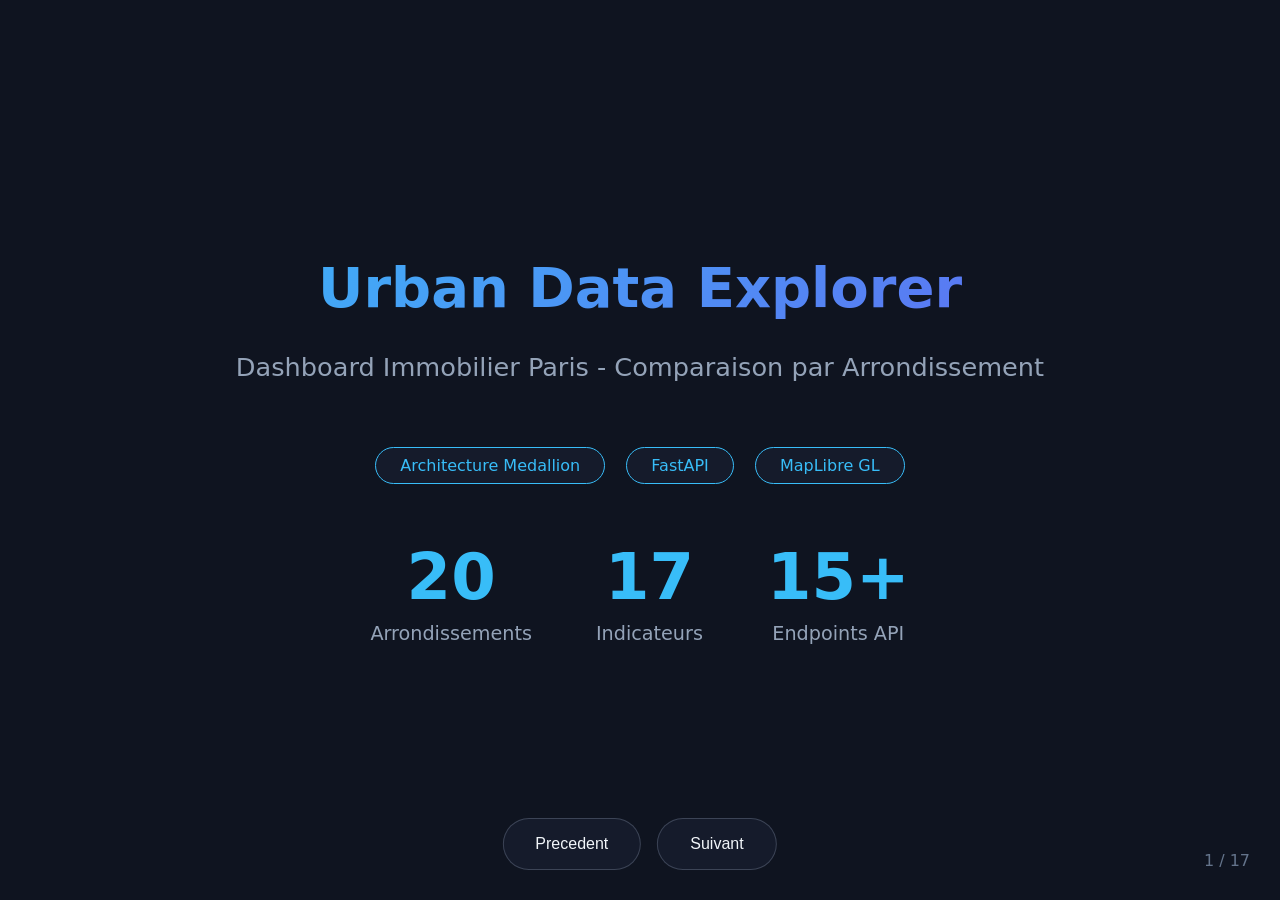
<file: presentation.html>
<!DOCTYPE html>
<html lang="fr">
<head>
    <meta charset="UTF-8">
    <meta name="viewport" content="width=device-width, initial-scale=1.0">
    <title>Urban Data Explorer - Presentation</title>
    <style>
        * {
            margin: 0;
            padding: 0;
            box-sizing: border-box;
        }

        :root {
            --bg-dark: #0a0e17;
            --bg-slide: #0f1420;
            --surface: #151b2b;
            --accent: #38bdf8;
            --accent-dim: #0ea5e9;
            --text: #f1f5f9;
            --text-secondary: #94a3b8;
            --text-muted: #64748b;
            --success: #34d399;
            --warning: #fbbf24;
        }

        body {
            font-family: 'Segoe UI', system-ui, sans-serif;
            background: var(--bg-dark);
            color: var(--text);
            overflow: hidden;
            height: 100vh;
        }

        .presentation {
            height: 100vh;
            position: relative;
        }

        .slide {
            position: absolute;
            top: 0;
            left: 0;
            width: 100%;
            height: 100%;
            display: flex;
            flex-direction: column;
            justify-content: center;
            align-items: center;
            padding: 60px;
            opacity: 0;
            visibility: hidden;
            transition: opacity 0.5s ease, transform 0.5s ease;
            transform: translateX(50px);
            background: var(--bg-slide);
        }

        .slide.active {
            opacity: 1;
            visibility: visible;
            transform: translateX(0);
        }

        .slide-content {
            max-width: 1200px;
            width: 100%;
            text-align: center;
        }

        h1 {
            font-size: 3.5rem;
            font-weight: 700;
            margin-bottom: 1.5rem;
            background: linear-gradient(135deg, var(--accent), #6366f1);
            -webkit-background-clip: text;
            -webkit-text-fill-color: transparent;
            background-clip: text;
        }

        h2 {
            font-size: 2.5rem;
            font-weight: 600;
            margin-bottom: 2rem;
            color: var(--accent);
        }

        h3 {
            font-size: 1.8rem;
            font-weight: 500;
            margin-bottom: 1.5rem;
            color: var(--text);
        }

        p {
            font-size: 1.4rem;
            line-height: 1.8;
            color: var(--text-secondary);
            margin-bottom: 1rem;
        }

        .subtitle {
            font-size: 1.6rem;
            color: var(--text-secondary);
            margin-bottom: 3rem;
        }

        .badge {
            display: inline-block;
            background: var(--surface);
            border: 1px solid var(--accent);
            color: var(--accent);
            padding: 0.5rem 1.5rem;
            border-radius: 50px;
            font-size: 1rem;
            margin: 0.5rem;
        }

        .grid {
            display: grid;
            grid-template-columns: repeat(auto-fit, minmax(280px, 1fr));
            gap: 1.5rem;
            margin-top: 2rem;
            text-align: left;
        }

        .grid-3 {
            grid-template-columns: repeat(3, 1fr);
        }

        .grid-4 {
            grid-template-columns: repeat(4, 1fr);
        }

        .card {
            background: var(--surface);
            border: 1px solid rgba(148, 163, 184, 0.15);
            border-radius: 16px;
            padding: 2rem;
            transition: transform 0.3s, border-color 0.3s;
        }

        .card:hover {
            transform: translateY(-5px);
            border-color: var(--accent);
        }

        .card h4 {
            font-size: 1.3rem;
            color: var(--accent);
            margin-bottom: 1rem;
        }

        .card p {
            font-size: 1.1rem;
            margin: 0;
        }

        .card ul {
            list-style: none;
            padding: 0;
        }

        .card li {
            font-size: 1rem;
            color: var(--text-secondary);
            padding: 0.4rem 0;
            border-bottom: 1px solid rgba(148, 163, 184, 0.1);
        }

        .card li:last-child {
            border-bottom: none;
        }

        .architecture {
            display: flex;
            justify-content: center;
            align-items: center;
            gap: 2rem;
            margin-top: 3rem;
        }

        .arch-box {
            background: var(--surface);
            border: 2px solid;
            border-radius: 16px;
            padding: 2rem 3rem;
            text-align: center;
            min-width: 180px;
        }

        .arch-box.bronze {
            border-color: #cd7f32;
        }

        .arch-box.silver {
            border-color: #c0c0c0;
        }

        .arch-box.gold {
            border-color: #ffd700;
        }

        .arch-box h4 {
            font-size: 1.5rem;
            margin-bottom: 0.5rem;
        }

        .arch-box.bronze h4 { color: #cd7f32; }
        .arch-box.silver h4 { color: #c0c0c0; }
        .arch-box.gold h4 { color: #ffd700; }

        .arch-box p {
            font-size: 1rem;
            margin: 0;
        }

        .arrow {
            font-size: 2rem;
            color: var(--text-muted);
        }

        .tech-stack {
            display: flex;
            flex-wrap: wrap;
            justify-content: center;
            gap: 1rem;
            margin-top: 2rem;
        }

        .tech-item {
            background: var(--surface);
            border: 1px solid rgba(148, 163, 184, 0.2);
            border-radius: 12px;
            padding: 1rem 1.5rem;
            font-size: 1.1rem;
            color: var(--text);
        }

        .stats {
            display: flex;
            justify-content: center;
            gap: 4rem;
            margin-top: 3rem;
        }

        .stat {
            text-align: center;
        }

        .stat-value {
            font-size: 4rem;
            font-weight: 700;
            color: var(--accent);
        }

        .stat-label {
            font-size: 1.2rem;
            color: var(--text-secondary);
            margin-top: 0.5rem;
        }

        .code-block {
            background: #1a1f2e;
            border: 1px solid rgba(148, 163, 184, 0.15);
            border-radius: 12px;
            padding: 1.5rem 2rem;
            text-align: left;
            font-family: 'Fira Code', 'Consolas', monospace;
            font-size: 1rem;
            color: var(--text-secondary);
            margin-top: 2rem;
            display: inline-block;
        }

        .code-block .keyword { color: #c792ea; }
        .code-block .string { color: #c3e88d; }
        .code-block .comment { color: #546e7a; }

        .nav-controls {
            position: fixed;
            bottom: 30px;
            left: 50%;
            transform: translateX(-50%);
            display: flex;
            gap: 1rem;
            z-index: 100;
        }

        .nav-btn {
            background: var(--surface);
            border: 1px solid rgba(148, 163, 184, 0.3);
            color: var(--text);
            padding: 1rem 2rem;
            border-radius: 50px;
            cursor: pointer;
            font-size: 1rem;
            transition: all 0.3s;
        }

        .nav-btn:hover {
            background: var(--accent);
            border-color: var(--accent);
            color: var(--bg-dark);
        }

        .slide-counter {
            position: fixed;
            bottom: 30px;
            right: 30px;
            font-size: 1rem;
            color: var(--text-muted);
        }

        .progress-bar {
            position: fixed;
            top: 0;
            left: 0;
            height: 4px;
            background: var(--accent);
            transition: width 0.3s ease;
        }

        .list-left {
            text-align: left;
            max-width: 800px;
            margin: 0 auto;
        }

        .list-left li {
            font-size: 1.3rem;
            color: var(--text-secondary);
            padding: 0.8rem 0;
            border-bottom: 1px solid rgba(148, 163, 184, 0.1);
            list-style: none;
        }

        .list-left li::before {
            content: "";
            display: inline-block;
            width: 8px;
            height: 8px;
            background: var(--accent);
            border-radius: 50%;
            margin-right: 1rem;
        }

        .highlight {
            color: var(--accent);
            font-weight: 600;
        }

        .two-cols {
            display: grid;
            grid-template-columns: 1fr 1fr;
            gap: 3rem;
            text-align: left;
        }

        .formula {
            background: var(--surface);
            border-left: 4px solid var(--accent);
            padding: 1rem 1.5rem;
            margin: 1rem 0;
            font-family: 'Fira Code', monospace;
            font-size: 1rem;
            color: var(--success);
        }

        @media (max-width: 900px) {
            h1 { font-size: 2.5rem; }
            h2 { font-size: 2rem; }
            .grid-3 { grid-template-columns: 1fr; }
            .grid-4 { grid-template-columns: repeat(2, 1fr); }
            .architecture { flex-direction: column; }
            .arrow { transform: rotate(90deg); }
            .stats { flex-direction: column; gap: 2rem; }
            .two-cols { grid-template-columns: 1fr; }
        }
    </style>
</head>
<body>
    <div class="progress-bar" id="progress"></div>

    <div class="presentation" id="presentation">
        <!-- Slide 1: Title -->
        <div class="slide active" data-slide="1">
            <div class="slide-content">
                <h1>Urban Data Explorer</h1>
                <p class="subtitle">Dashboard Immobilier Paris - Comparaison par Arrondissement</p>
                <div>
                    <span class="badge">Architecture Medallion</span>
                    <span class="badge">FastAPI</span>
                    <span class="badge">MapLibre GL</span>
                </div>
                <div class="stats">
                    <div class="stat">
                        <div class="stat-value">20</div>
                        <div class="stat-label">Arrondissements</div>
                    </div>
                    <div class="stat">
                        <div class="stat-value">17</div>
                        <div class="stat-label">Indicateurs</div>
                    </div>
                    <div class="stat">
                        <div class="stat-value">15+</div>
                        <div class="stat-label">Endpoints API</div>
                    </div>
                </div>
            </div>
        </div>

        <!-- Slide 2: Contexte -->
        <div class="slide" data-slide="2">
            <div class="slide-content">
                <h2>Contexte du Projet</h2>
                <div class="grid grid-3">
                    <div class="card">
                        <h4>Problematique</h4>
                        <p>Difficulte a comparer les arrondissements parisiens sur plusieurs criteres : prix, qualite de vie, accessibilite.</p>
                    </div>
                    <div class="card">
                        <h4>Solution</h4>
                        <p>Dashboard interactif centralisant les donnees immobilieres et socio-economiques de Paris.</p>
                    </div>
                    <div class="card">
                        <h4>Objectif</h4>
                        <p>Aide a la decision pour l'achat ou la location dans les 20 arrondissements de Paris.</p>
                    </div>
                </div>
            </div>
        </div>

        <!-- Slide 3: Architecture Medallion -->
        <div class="slide" data-slide="3">
            <div class="slide-content">
                <h2>Architecture Medallion</h2>
                <p>Pipeline de donnees en 3 couches pour garantir la qualite et la tracabilite</p>
                <div class="architecture">
                    <div class="arch-box bronze">
                        <h4>Bronze</h4>
                        <p>Donnees brutes</p>
                        <p style="font-size: 0.9rem; color: var(--text-muted);">APIs externes</p>
                    </div>
                    <div class="arrow">→</div>
                    <div class="arch-box silver">
                        <h4>Silver</h4>
                        <p>Donnees nettoyees</p>
                        <p style="font-size: 0.9rem; color: var(--text-muted);">Validation</p>
                    </div>
                    <div class="arrow">→</div>
                    <div class="arch-box gold">
                        <h4>Gold</h4>
                        <p>Donnees enrichies</p>
                        <p style="font-size: 0.9rem; color: var(--text-muted);">Production</p>
                    </div>
                </div>
                <div class="code-block">
                    <span class="comment"># Execution du pipeline</span><br>
                    <span class="keyword">python</span> pipeline.py <span class="comment"># Bronze → Silver → Gold</span>
                </div>
            </div>
        </div>

        <!-- Slide 4: Stack Technique -->
        <div class="slide" data-slide="4">
            <div class="slide-content">
                <h2>Stack Technique</h2>
                <div class="grid grid-3">
                    <div class="card">
                        <h4>Backend</h4>
                        <ul>
                            <li>Python 3.11+</li>
                            <li>FastAPI</li>
                            <li>PostgreSQL</li>
                            <li>MongoDB</li>
                            <li>Redis / Kafka</li>
                        </ul>
                    </div>
                    <div class="card">
                        <h4>Frontend</h4>
                        <ul>
                            <li>HTML5 / CSS3</li>
                            <li>JavaScript ES6+</li>
                            <li>MapLibre GL JS</li>
                            <li>Chart.js</li>
                            <li>LocalStorage Cache</li>
                        </ul>
                    </div>
                    <div class="card">
                        <h4>DevOps</h4>
                        <ul>
                            <li>Docker Compose</li>
                            <li>GitHub Actions</li>
                            <li>MinIO (Data Lake)</li>
                            <li>GZip Compression</li>
                            <li>CI/CD Pipeline</li>
                        </ul>
                    </div>
                </div>
            </div>
        </div>

        <!-- Slide 5: Sources de Donnees -->
        <div class="slide" data-slide="5">
            <div class="slide-content">
                <h2>Sources de Donnees</h2>
                <p>Donnees Open Data officielles et actualisees</p>
                <div class="grid">
                    <div class="card">
                        <h4>DVF (data.gouv.fr)</h4>
                        <p>Transactions immobilieres : prix au m2, surfaces, volumes de ventes</p>
                    </div>
                    <div class="card">
                        <h4>OpenData Paris</h4>
                        <p>Loyers de reference, vegetation, transports, qualite de l'air</p>
                    </div>
                    <div class="card">
                        <h4>SSMSI</h4>
                        <p>Statistiques de delinquance par commune et arrondissement</p>
                    </div>
                    <div class="card">
                        <h4>Filosofi / RPLS</h4>
                        <p>Revenus des menages et taux de logements sociaux</p>
                    </div>
                </div>
            </div>
        </div>

        <!-- Slide 6: Indicateurs -->
        <div class="slide" data-slide="6">
            <div class="slide-content">
                <h2>17 Indicateurs Metier</h2>
                <div class="grid grid-4" style="font-size: 0.9rem;">
                    <div class="card">
                        <h4 style="color: var(--accent);">Immobilier</h4>
                        <ul style="font-size: 0.85rem;">
                            <li><span class="highlight">Prix/m2</span></li>
                            <li><span class="highlight">Loyers</span></li>
                            <li><span class="highlight">Logements sociaux</span></li>
                            <li><span class="highlight">Accessibilite</span></li>
                            <li><span class="highlight">Tension locative</span></li>
                        </ul>
                    </div>
                    <div class="card">
                        <h4 style="color: var(--accent);">Socio-eco</h4>
                        <ul style="font-size: 0.85rem;">
                            <li><span class="highlight">Revenus</span></li>
                            <li><span class="highlight">Densite</span></li>
                            <li><span class="highlight">Delinquance</span></li>
                        </ul>
                    </div>
                    <div class="card">
                        <h4 style="color: var(--accent);">Environnement</h4>
                        <ul style="font-size: 0.85rem;">
                            <li><span class="highlight">Qualite air</span></li>
                            <li><span class="highlight">Vegetation</span></li>
                            <li><span class="highlight">Transports</span></li>
                        </ul>
                    </div>
                    <div class="card">
                        <h4 style="color: var(--success);">Sante</h4>
                        <ul style="font-size: 0.85rem;">
                            <li><span class="highlight">Score Sante</span></li>
                            <li><span class="highlight">Pharmacies</span></li>
                            <li><span class="highlight">Defibrillateurs</span></li>
                            <li><span class="highlight">Acces urgences</span></li>
                        </ul>
                    </div>
                </div>
                <div class="grid grid-2" style="margin-top: 1rem;">
                    <div class="card" style="background: linear-gradient(135deg, rgba(56, 189, 248, 0.1), rgba(99, 102, 241, 0.1));">
                        <h4 style="color: var(--accent);">Score Global</h4>
                        <p style="font-size: 0.9rem;">Indicateur composite pondere (0-100) pour comparer la qualite de vie</p>
                    </div>
                    <div class="card" style="background: linear-gradient(135deg, rgba(52, 211, 153, 0.1), rgba(163, 230, 53, 0.1));">
                        <h4 style="color: var(--success);">Potentiel Plus-Value</h4>
                        <p style="font-size: 0.9rem;">Estimation du potentiel de valorisation future (0-100)</p>
                    </div>
                </div>
            </div>
        </div>

        <!-- Slide 7: Score Global (NOUVEAU) -->
        <div class="slide" data-slide="7">
            <div class="slide-content">
                <h2>Score Global Qualite de Vie</h2>
                <p>Indicateur composite pondere pour comparer les arrondissements</p>
                <div class="grid grid-3" style="margin-top: 2rem;">
                    <div class="card">
                        <h4>Ponderations</h4>
                        <ul>
                            <li>Accessibilite : 20%</li>
                            <li>Prix : 15%</li>
                            <li>Securite : 15%</li>
                            <li>Transports : 15%</li>
                            <li>Revenus : 10%</li>
                            <li>Vegetation : 10%</li>
                            <li>Air : 10%</li>
                            <li>Logements sociaux : 5%</li>
                        </ul>
                    </div>
                    <div class="card">
                        <h4>Calcul</h4>
                        <div class="formula">Score = Sum(indicateur_normalise x poids)</div>
                        <p style="font-size: 1rem; margin-top: 1rem;">Chaque indicateur est normalise sur une echelle 0-100 avant ponderation</p>
                    </div>
                    <div class="card">
                        <h4>Resultat</h4>
                        <ul>
                            <li>Score de 0 a 100</li>
                            <li>Classement 1er a 20e</li>
                            <li>Barre de progression</li>
                            <li>Couleur sur la carte</li>
                        </ul>
                    </div>
                </div>
            </div>
        </div>

        <!-- Slide 8: Potentiel Plus-Value (NOUVEAU) -->
        <div class="slide" data-slide="8">
            <div class="slide-content">
                <h2>Potentiel Plus-Value</h2>
                <p>Formule creative pour estimer le potentiel de valorisation future</p>
                <div class="grid" style="margin-top: 2rem;">
                    <div class="card">
                        <h4>Prix Accessible</h4>
                        <p>Arrondissements a prix encore moderere = potentiel de hausse</p>
                        <div class="formula">prix &lt; 10k = +30pts | prix &lt; 12k = +20pts</div>
                    </div>
                    <div class="card">
                        <h4>Dynamique Recente</h4>
                        <p>Tendance positive des prix = marche porteur</p>
                        <div class="formula">variation &gt; 3% = +25pts | variation &gt; 0 = +15pts</div>
                    </div>
                    <div class="card">
                        <h4>Desserte Transports</h4>
                        <p>Bonne connexion = attractivite future</p>
                        <div class="formula">transports &gt; 40 = +20pts | &gt; 20 = +15pts</div>
                    </div>
                    <div class="card">
                        <h4>Cadre de Vie</h4>
                        <p>Vegetation, mixite sociale, securite</p>
                        <div class="formula">arbres + mixite + securite = jusqu'a +35pts</div>
                    </div>
                </div>
                <div style="margin-top: 2rem;">
                    <span class="badge">Eleve &gt; 70</span>
                    <span class="badge">Moyen 45-70</span>
                    <span class="badge">Faible &lt; 45</span>
                </div>
            </div>
        </div>

        <!-- Slide 9: Formules de Calcul -->
        <div class="slide" data-slide="9">
            <div class="slide-content">
                <h2>Indicateurs avec Formules</h2>
                <p>Calculs personnalises pour des metriques pertinentes</p>
                <div class="grid">
                    <div class="card">
                        <h4>Accessibilite Logement</h4>
                        <div class="formula">(prix_m2 x 50) / (revenu_median / 12)</div>
                        <p>Nombre de mois de revenu necessaires pour acheter 50m2</p>
                    </div>
                    <div class="card">
                        <h4>Tension Locative</h4>
                        <div class="formula">(loyer_m2 x 50 x 12) / revenu_median x 100</div>
                        <p>Part du revenu consacree au loyer (50m2)</p>
                    </div>
                    <div class="card">
                        <h4>Qualite de l'Air</h4>
                        <div class="formula">moyenne_ponderee(jours_par_qualite)</div>
                        <p>Indice ATMO adapte a chaque arrondissement</p>
                    </div>
                </div>
            </div>
        </div>

        <!-- Slide 10: API REST -->
        <div class="slide" data-slide="10">
            <div class="slide-content">
                <h2>API REST FastAPI</h2>
                <p>15+ endpoints documentes avec Swagger</p>
                <div class="grid grid-3">
                    <div class="card">
                        <h4>Donnees</h4>
                        <ul>
                            <li>GET /arrondissements</li>
                            <li>GET /prix?annee=2024</li>
                            <li>GET /pollution</li>
                            <li>GET /timeline?arr=6</li>
                        </ul>
                    </div>
                    <div class="card">
                        <h4>Analyse</h4>
                        <ul>
                            <li>GET /comparaison</li>
                            <li>GET /ranking</li>
                            <li>GET /geo-points</li>
                            <li>GET /freshness</li>
                        </ul>
                    </div>
                    <div class="card">
                        <h4>Export</h4>
                        <ul>
                            <li>GET /export/csv</li>
                            <li>GET /export/parquet</li>
                            <li>GET /export/geojson</li>
                            <li>GET /docs (Swagger)</li>
                        </ul>
                    </div>
                </div>
                <div class="code-block">
                    curl http://localhost:8001/arrondissements | jq '.data[0]'
                </div>
            </div>
        </div>

        <!-- Slide 11: Dashboard -->
        <div class="slide" data-slide="11">
            <div class="slide-content">
                <h2>Dashboard Interactif</h2>
                <div class="grid grid-3">
                    <div class="card">
                        <h4>Carte Choroplethe</h4>
                        <p>Visualisation geographique avec MapLibre GL JS. Coloration par indicateur, zoom sur Paris.</p>
                    </div>
                    <div class="card">
                        <h4>Selection d'Indicateurs</h4>
                        <p>11 indicateurs organises par categorie : Immobilier, Socio-economique, Environnement.</p>
                    </div>
                    <div class="card">
                        <h4>Graphiques</h4>
                        <p>Evolution temporelle, distribution des prix, comparaison entre arrondissements.</p>
                    </div>
                </div>
                <div class="stats" style="margin-top: 3rem;">
                    <div class="stat">
                        <div class="stat-value" style="font-size: 2.5rem;">11ms</div>
                        <div class="stat-label">Temps de reponse</div>
                    </div>
                    <div class="stat">
                        <div class="stat-value" style="font-size: 2.5rem;">91%</div>
                        <div class="stat-label">Compression GZip</div>
                    </div>
                    <div class="stat">
                        <div class="stat-value" style="font-size: 2.5rem;">5 min</div>
                        <div class="stat-label">Cache local</div>
                    </div>
                </div>
            </div>
        </div>

        <!-- Slide 12: Pipeline CI/CD -->
        <div class="slide" data-slide="12">
            <div class="slide-content">
                <h2>Pipeline CI/CD</h2>
                <p>Automatisation complete avec GitHub Actions</p>
                <div class="architecture">
                    <div class="arch-box" style="border-color: var(--accent);">
                        <h4 style="color: var(--accent);">Collecte</h4>
                        <p>APIs Open Data</p>
                    </div>
                    <div class="arrow">→</div>
                    <div class="arch-box" style="border-color: var(--warning);">
                        <h4 style="color: var(--warning);">Traitement</h4>
                        <p>Nettoyage</p>
                    </div>
                    <div class="arrow">→</div>
                    <div class="arch-box" style="border-color: var(--success);">
                        <h4 style="color: var(--success);">Publication</h4>
                        <p>Gold + Export</p>
                    </div>
                </div>
                <div class="grid" style="margin-top: 3rem;">
                    <div class="card">
                        <h4>Planification</h4>
                        <p>Execution automatique chaque lundi a 6h via GitHub Actions</p>
                    </div>
                    <div class="card">
                        <h4>Notification</h4>
                        <p>Redis Streams et Kafka pour la propagation des evenements</p>
                    </div>
                </div>
            </div>
        </div>

        <!-- Slide 13: Securite et Quotas API -->
        <div class="slide" data-slide="13">
            <div class="slide-content">
                <h2>Securite et Quotas API</h2>
                <p>Protection avancee contre les abus</p>
                <div class="grid grid-3">
                    <div class="card">
                        <h4>Rate Limiting</h4>
                        <ul>
                            <li>60 requetes/min/IP</li>
                            <li>1000 requetes/jour/IP</li>
                            <li>Limites par endpoint</li>
                            <li>Headers X-RateLimit-*</li>
                        </ul>
                    </div>
                    <div class="card">
                        <h4>Endpoints Sensibles</h4>
                        <ul>
                            <li>/export : 10 req/min</li>
                            <li>/geo-points : 20 req/min</li>
                            <li>/comparaison : 30 req/min</li>
                            <li>Monitoring /quota-usage</li>
                        </ul>
                    </div>
                    <div class="card">
                        <h4>Reponses</h4>
                        <ul>
                            <li>HTTP 429 si depasse</li>
                            <li>Header Retry-After</li>
                            <li>Tracking des blocages</li>
                            <li>Stats par IP</li>
                        </ul>
                    </div>
                </div>
            </div>
        </div>

        <!-- Slide 14: UX et Light Mode -->
        <div class="slide" data-slide="14">
            <div class="slide-content">
                <h2>Experience Utilisateur</h2>
                <div class="grid grid-2" style="margin-bottom: 1.5rem;">
                    <div class="card">
                        <h4>Light Mode</h4>
                        <ul>
                            <li>Theme clair/sombre</li>
                            <li>Toggle en 1 clic</li>
                            <li>Preference sauvegardee</li>
                            <li>CSS variables</li>
                        </ul>
                    </div>
                    <div class="card">
                        <h4>Performance</h4>
                        <ul>
                            <li>Cache localStorage 5min</li>
                            <li>Compression GZip 91%</li>
                            <li>Temps reponse 11ms</li>
                            <li>Loading indicator</li>
                        </ul>
                    </div>
                </div>
                <div class="grid grid-2">
                    <div class="card">
                        <h4>Accessibilite</h4>
                        <ul>
                            <li>Navigation clavier</li>
                            <li>ARIA labels</li>
                            <li>Contraste optimal</li>
                            <li>Responsive design</li>
                        </ul>
                    </div>
                    <div class="card">
                        <h4>Panneau Selection</h4>
                        <ul>
                            <li>Zone agrandie (320px min)</li>
                            <li>Polices plus grandes</li>
                            <li>Scroll optimise</li>
                            <li>Details complets par arr.</li>
                        </ul>
                    </div>
                </div>
            </div>
        </div>

        <!-- Slide 15: Indicateurs Sante de Proximite (NOUVEAU) -->
        <div class="slide" data-slide="15">
            <div class="slide-content">
                <span class="badge">Nouveau</span>
                <h2>Sante de Proximite</h2>
                <p>Accessibilite aux services de sante par arrondissement</p>
                <div class="grid grid-3" style="margin-top: 2rem;">
                    <div class="card">
                        <h4>Donnees collectees</h4>
                        <ul>
                            <li><span class="highlight">Pharmacies</span> - total + gardes</li>
                            <li><span class="highlight">Defibrillateurs</span> - DAE publics</li>
                            <li><span class="highlight">Dentistes</span> - cabinets</li>
                            <li><span class="highlight">Medecins</span> - generalistes</li>
                            <li><span class="highlight">Centres sante</span> - municipaux</li>
                            <li><span class="highlight">Hopitaux</span> - proximite urgences</li>
                        </ul>
                    </div>
                    <div class="card">
                        <h4>Score Sante Proximite</h4>
                        <div class="code-block">
                            <span class="comment"># Ponderations</span><br>
                            pharmacies: 20%<br>
                            medecins: 20%<br>
                            urgences: 20%<br>
                            dentistes: 15%<br>
                            DAE: 10%<br>
                            centres: 10%<br>
                            hopitaux: 5%
                        </div>
                    </div>
                    <div class="card">
                        <h4>Visualisation carte</h4>
                        <p style="font-size: 1rem; margin-bottom: 1rem;">Code couleur adapte :</p>
                        <div style="display: flex; align-items: center; gap: 0.5rem; margin-bottom: 0.5rem;">
                            <span style="display: inline-block; width: 20px; height: 20px; background: #ef4444; border-radius: 4px;"></span>
                            <span style="font-size: 0.9rem;">Faible acces</span>
                        </div>
                        <div style="display: flex; align-items: center; gap: 0.5rem; margin-bottom: 0.5rem;">
                            <span style="display: inline-block; width: 20px; height: 20px; background: #fbbf24; border-radius: 4px;"></span>
                            <span style="font-size: 0.9rem;">Moyen</span>
                        </div>
                        <div style="display: flex; align-items: center; gap: 0.5rem;">
                            <span style="display: inline-block; width: 20px; height: 20px; background: #34d399; border-radius: 4px;"></span>
                            <span style="font-size: 0.9rem;">Excellent acces</span>
                        </div>
                        <p style="font-size: 0.85rem; margin-top: 1rem; color: var(--text-muted);">+ Graphique radar dans Analyses</p>
                    </div>
                </div>
                <p style="margin-top: 1.5rem; font-size: 1rem;">Sources: OpenData Paris, FINESS, Assurance Maladie</p>
            </div>
        </div>

        <!-- Slide 16: Demo -->
        <div class="slide" data-slide="16">
            <div class="slide-content">
                <h2>Demonstration</h2>
                <div class="stats">
                    <div class="stat">
                        <div class="stat-value" style="font-size: 2rem;">1.</div>
                        <div class="stat-label">Lancer le serveur</div>
                    </div>
                    <div class="stat">
                        <div class="stat-value" style="font-size: 2rem;">2.</div>
                        <div class="stat-label">Ouvrir le dashboard</div>
                    </div>
                    <div class="stat">
                        <div class="stat-value" style="font-size: 2rem;">3.</div>
                        <div class="stat-label">Explorer les indicateurs</div>
                    </div>
                </div>
                <div class="code-block" style="margin-top: 3rem;">
                    <span class="comment"># Installation et lancement</span><br>
                    pip install -r requirements.txt<br>
                    python pipeline.py<br>
                    python run.py<br><br>
                    <span class="comment"># Acces au dashboard</span><br>
                    <span class="string">http://localhost:8001/dashboard/</span>
                </div>
            </div>
        </div>

        <!-- Slide 17: Conclusion -->
        <div class="slide" data-slide="17">
            <div class="slide-content">
                <h2>Conclusion</h2>
                <div class="grid grid-3">
                    <div class="card">
                        <h4>Points Forts</h4>
                        <ul>
                            <li>Architecture robuste</li>
                            <li>Donnees actualisees</li>
                            <li>Performance optimisee</li>
                            <li>Interface intuitive</li>
                        </ul>
                    </div>
                    <div class="card">
                        <h4>Competences RNCP</h4>
                        <ul>
                            <li>Pipeline de donnees</li>
                            <li>API REST</li>
                            <li>Visualisation</li>
                            <li>DevOps / CI-CD</li>
                        </ul>
                    </div>
                    <div class="card">
                        <h4>Evolutions</h4>
                        <ul>
                            <li>Indicateurs natifs IRIS</li>
                            <li>Machine Learning</li>
                            <li>Temps reel</li>
                            <li>Multi-villes</li>
                        </ul>
                    </div>
                </div>
                <div style="margin-top: 3rem;">
                    <span class="badge">Merci de votre attention</span>
                </div>
            </div>
        </div>
    </div>

    <div class="nav-controls">
        <button class="nav-btn" id="prevBtn">Precedent</button>
        <button class="nav-btn" id="nextBtn">Suivant</button>
    </div>

    <div class="slide-counter" id="counter">1 / 17</div>

    <script>
        const slides = document.querySelectorAll('.slide');
        const totalSlides = slides.length;
        let currentSlide = 1;

        function showSlide(n) {
            if (n < 1) n = 1;
            if (n > totalSlides) n = totalSlides;

            currentSlide = n;

            slides.forEach((slide, index) => {
                slide.classList.remove('active');
                if (index + 1 === currentSlide) {
                    slide.classList.add('active');
                }
            });

            document.getElementById('counter').textContent = `${currentSlide} / ${totalSlides}`;
            document.getElementById('progress').style.width = `${(currentSlide / totalSlides) * 100}%`;
        }

        document.getElementById('nextBtn').addEventListener('click', () => {
            showSlide(currentSlide + 1);
        });

        document.getElementById('prevBtn').addEventListener('click', () => {
            showSlide(currentSlide - 1);
        });

        document.addEventListener('keydown', (e) => {
            if (e.key === 'ArrowRight' || e.key === ' ') {
                showSlide(currentSlide + 1);
            } else if (e.key === 'ArrowLeft') {
                showSlide(currentSlide - 1);
            } else if (e.key === 'Home') {
                showSlide(1);
            } else if (e.key === 'End') {
                showSlide(totalSlides);
            }
        });

        // Touch support
        let touchStartX = 0;
        document.addEventListener('touchstart', (e) => {
            touchStartX = e.touches[0].clientX;
        });

        document.addEventListener('touchend', (e) => {
            const touchEndX = e.changedTouches[0].clientX;
            const diff = touchStartX - touchEndX;

            if (Math.abs(diff) > 50) {
                if (diff > 0) {
                    showSlide(currentSlide + 1);
                } else {
                    showSlide(currentSlide - 1);
                }
            }
        });

        // Initialize
        showSlide(1);
    </script>
</body>
</html>
</file>
